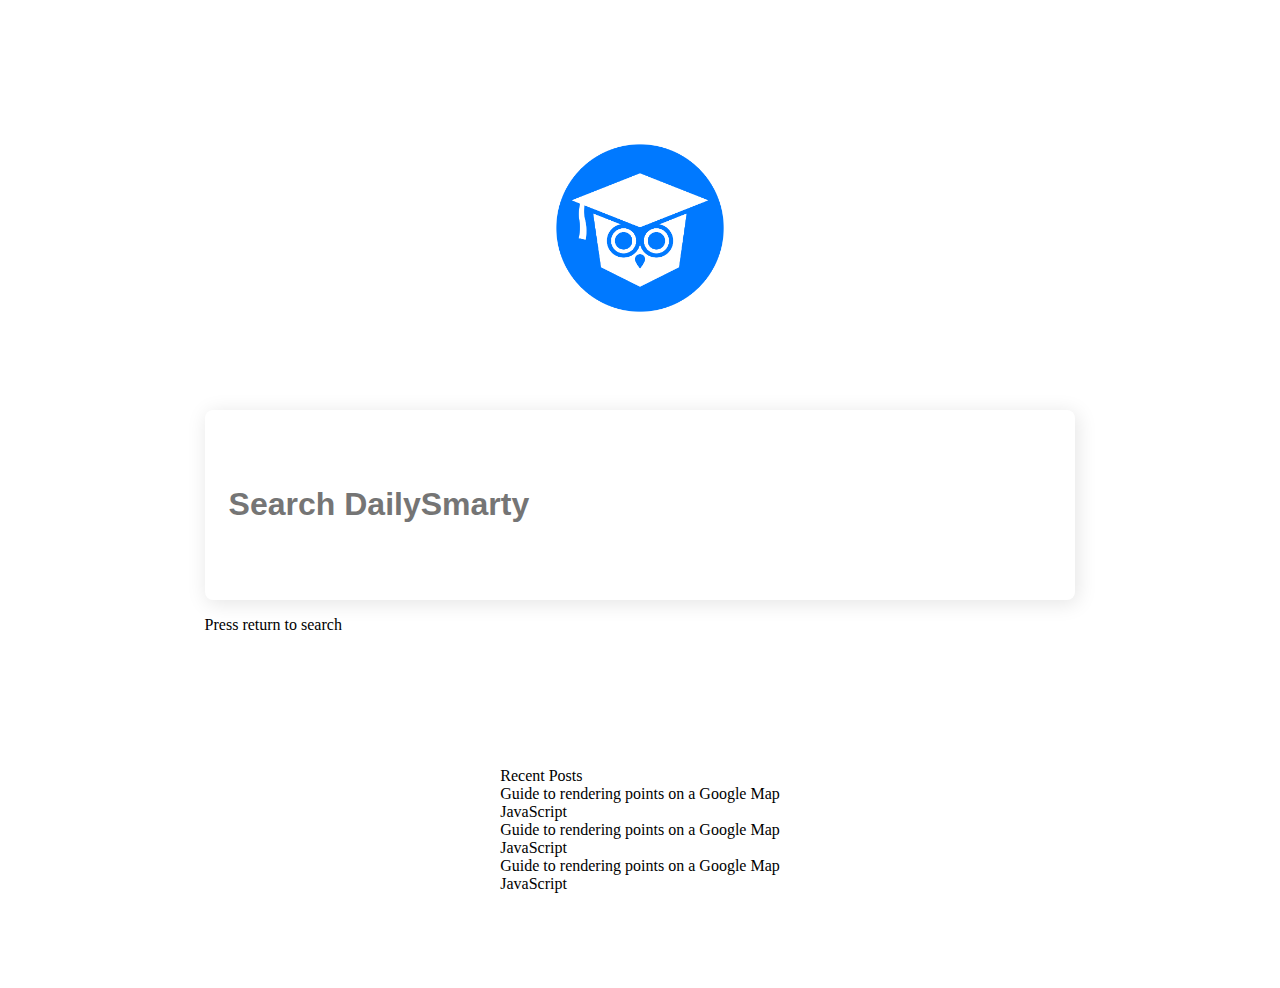
<file: index.html>
<!DOCTYPE html>
<html>

<head>
    <meta charset="utf-8" />
    <meta http-equiv="X-UA-Compatible" content="IE=edge">
    <title>Front End Search Implementation</title>
    <meta name="viewport" content="width=device-width, initial-scale=1">
    <link rel="stylesheet" type="text/css" media="screen" href="main.css" />
</head>

<body>
    <div class="container">
        <div class="homepage-logo">
            <img src="images/ds_circle_logo.png" alt="">
        </div>

        <div class="homepage-search-bar">
            <input type="text" placeholder="Search DailySmarty">
            <p>Press return to search</p>
        </div>
        

        <div class="recent-posts-wrapper">
            <div class="recent-posts-heading">
                Recent Posts
            </div>

            <div class="recent-posts">
                <div class="recent-post">
                    <div class="recent-post-title">
                        Guide to rendering points on a Google Map
                    </div>
                    <div class="recent-post-category">
                        JavaScript
                    </div>
                </div>
            
                <div class="recent-post">
                    <div class="recent-post-title">
                        Guide to rendering points on a Google Map
                    </div>
                    <div class="recent-post-category">
                        JavaScript
                    </div>
                </div>

                <div class="recent-post">
                    <div class="recent-post-title">
                        Guide to rendering points on a Google Map
                    </div>
                    <div class="recent-post-category">
                        JavaScript
                    </div>
                </div>
            </div>
        </div>
    </div>
</body>

</html>
</file>
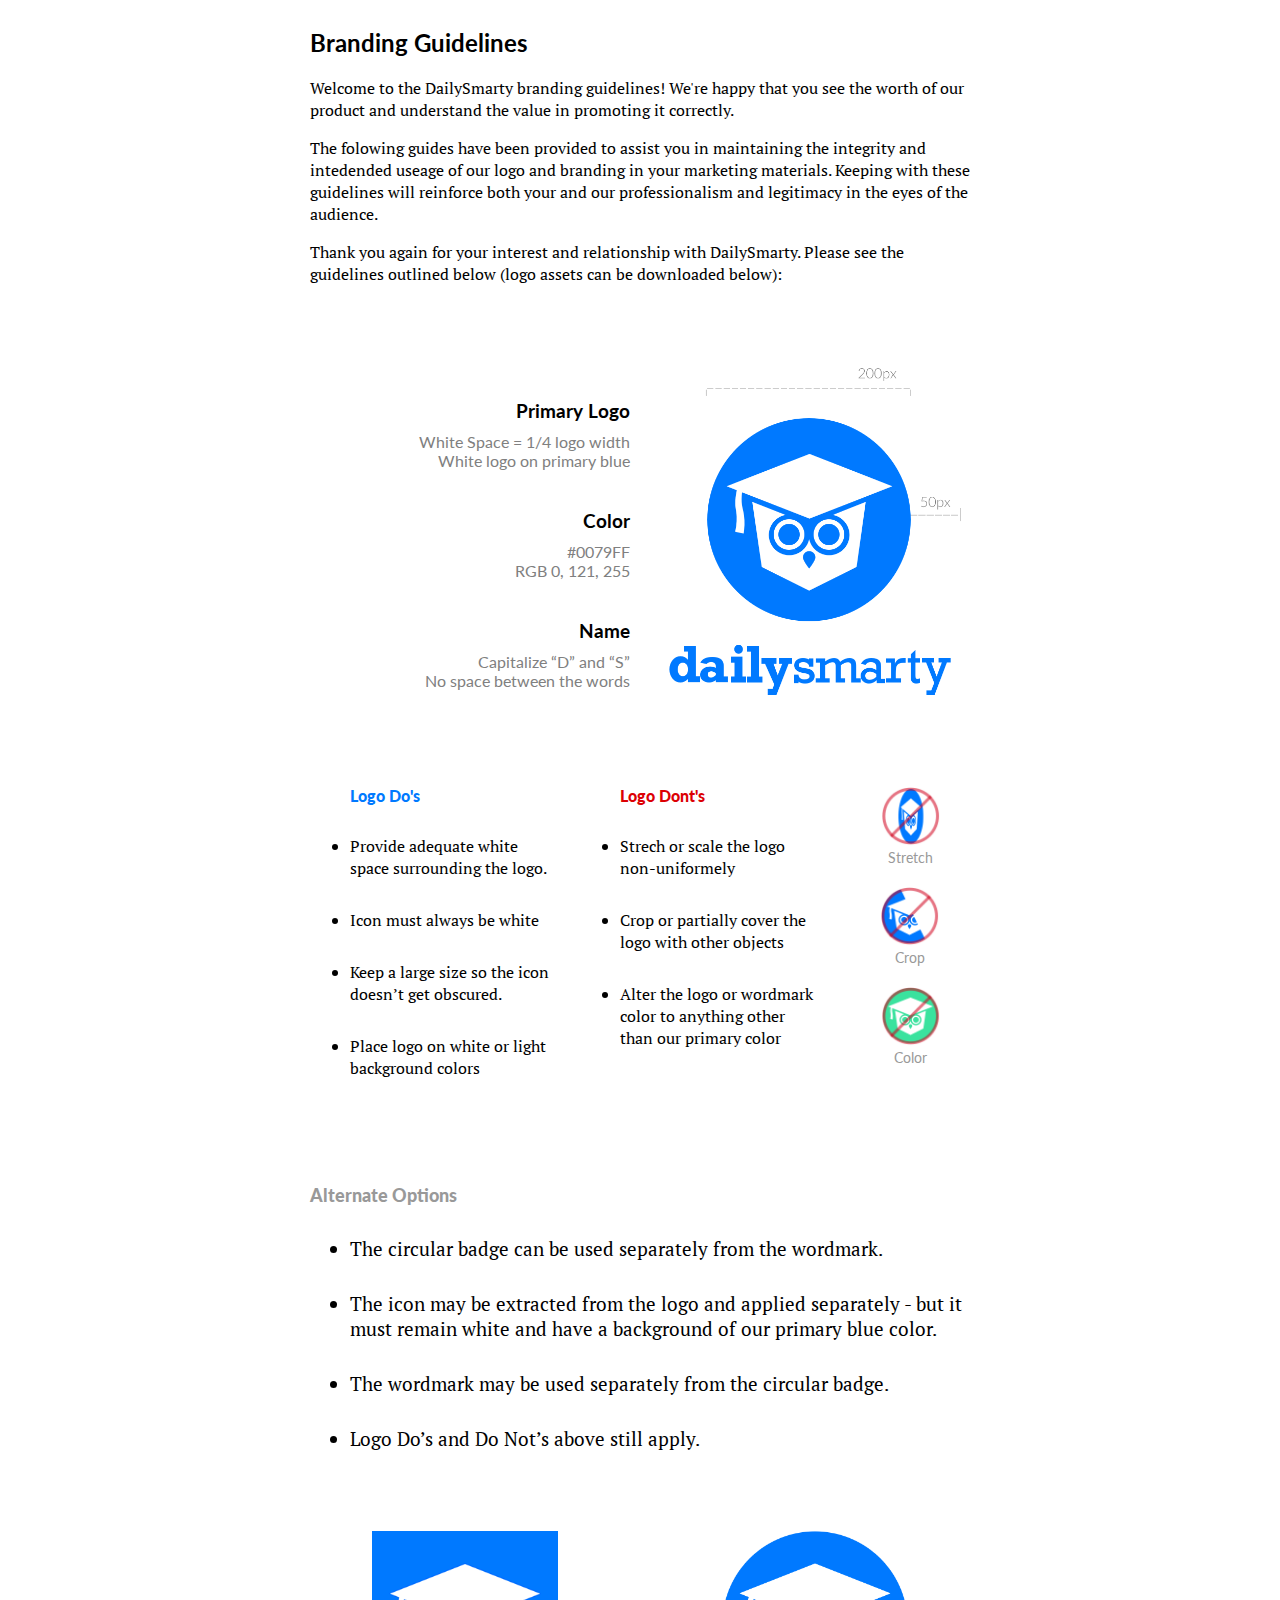
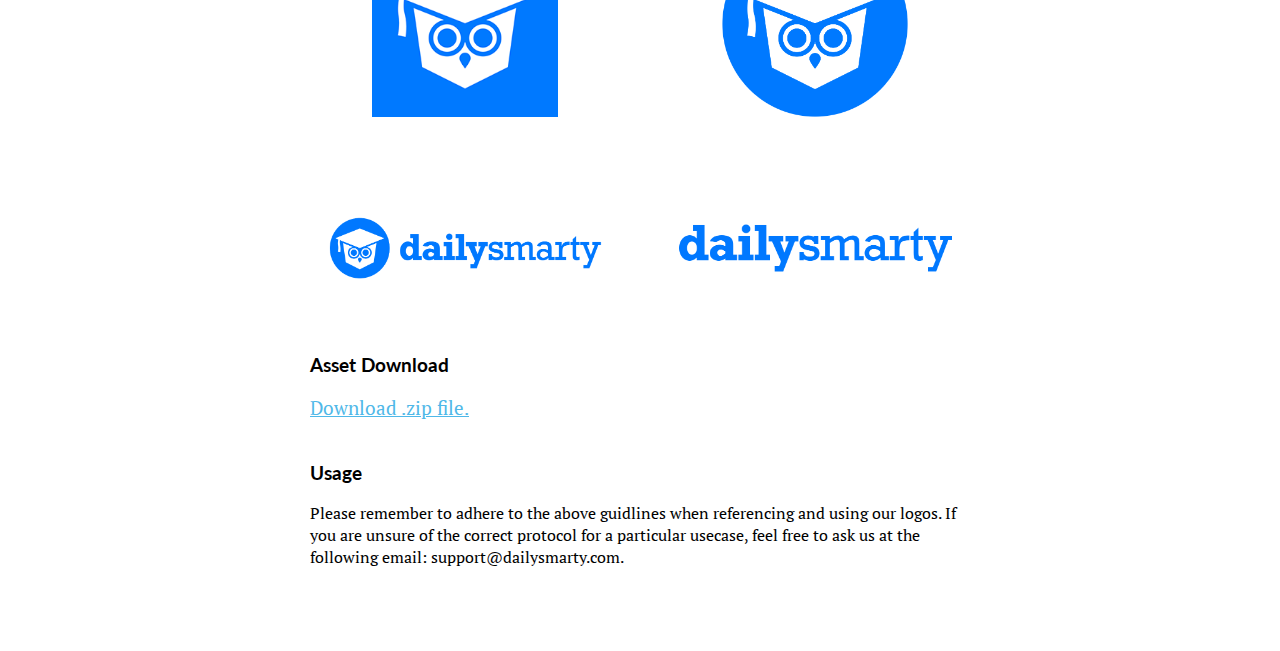
<file: Intro to CSS/index.html>
<!DOCTYPE html>
<html lang='en'>

<head>
    <meta charset='UTF-8'>
    <title>CSS Grid</title>
    <link href="https://fonts.googleapis.com/css?family=Lato" rel="stylesheet">
    <link href="https://fonts.googleapis.com/css?family=PT+Serif" rel="stylesheet">

    <style>
        body {
            font-family: 'Lato', sans-serif;
            background-color: #ffffff;
        }

        p,
        li {
            font-family: 'PT Serif', serif;
        }

        .container {
            display: flex;
            justify-content: center;
        }

        .content-wrapper {
            width: 660px;
        }

        .style-details {
            display: grid;
            grid-template-columns: 1fr 1fr;
            grid-gap: 20px;
            margin-top: 75px;
            margin-bottom: 75px;
        }

        .style-details-text {
            text-align: right;
        }

        .style-details-text div {
            color: #808080;
            font-weight: normal;
        }

        .style-details-text h3 {
            margin-top: 40px;
            margin-bottom: 10px;
        }

        /* when inside of a css grid container, calling a width of 100%
            means that the image will take up 100% of the grid column width */
        .style-details-logo img {
            width: 100%;
        }

        .dos_donts_wrapper {
            margin-top: 75px;
            margin-bottom: 75px;
            display: grid;
            grid-template-columns: 2fr 2fr 1fr;
            gap: 30px;
        }

        /* using text align to center the images in the column */
        .dont_image_box {
            text-align: center;
            margin-bottom: 20px;
        }

        .dont_image_box img {
            width: 50%;
        }

        .dont_image_box {
            color: #999999;
            font-size: 14px;
        }

        .dos_donts_heading {
            font-weight: 900;
            margin-bottom: 20px;
            margin-left: 40px;
        }

        .blue_text {
            color: #0079ff;
        }

        .red_text {
            color: #dc0004;
        }

        .dos_donts_list li {
            margin-top: 30px;
            margin-bottom: 30px;
            font-size: 16px;
        }

        .alternate_options_wrapper {
            margin-top: 75px;
            margin-bottom: 75px;
        }

        .alternate_options_wrapper h3 {
            color: #999999;
            font-size: 18px;
            font-weight: 900;
        }

        .alternate_options_wrapper li {
            margin-top: 30px;
            margin-bottom: 30px;
            font-size: 19px;
        }

        .alternate_options_images {
            margin-top: 80px;
            display: grid;
            grid-template-columns: repeat(2, 1fr);
            justify-items: center;
            /* first number in gap is the row gap, second number is column gap */
            gap: 100px 40px;
        }

        .image_logos {
            width: 60%;
        }

        .text_logos {
            width: 90%;
        }

        .additional_branding_details {
            margin-top: 75px;
            margin-bottom: 75px;
        }

        .additional_branding_details a {
            color: #4fb8e8;
            font-size: 19px;
        }

        .additional_branding_details p {
            margin-bottom: 42px;
        }

        @media (max-width: 48em) {

            .style-details,
            .dos_donts_wrapper {
                grid-template-columns: 1fr;
                gap: 50px;
            }

            .style-details-text {
                text-align: center;
            }
        }
    </style>
</head>

<body>
    <div class="container">
        <div class="content-wrapper">

            <h2> Branding Guidelines</h2>

            <p>Welcome to the DailySmarty branding guidelines! We're happy that you see the worth of our product and
                understand the value in promoting it correctly.</p>

            <p>The folowing guides have been provided to assist you in maintaining the integrity and intedended useage
                of our logo and branding in your marketing materials. Keeping with these guidelines will reinforce both
                your and our professionalism and legitimacy in the eyes of the audience.</p>

            <p>Thank you again for your interest and relationship with DailySmarty. Please see the guidelines outlined
                below (logo assets can be downloaded below):</p>

            <div class="style-details">
                <div class="style-details-text">
                    <h3>Primary Logo</h3>
                    <div>White Space = 1/4 logo width</div>
                    <div>White logo on primary blue</div>

                    <h3> Color</h3>
                    <div>#0079FF</div>
                    <div>RGB 0, 121, 255</div>

                    <h3>Name</h3>
                    <div>Capitalize “D” and “S”</div>
                    <div>No space between the words</div>
                </div>

                <div class="style-details-logo">
                    <img src="images/logo-with-margin.png" alt="logo">
                </div>
            </div>

            <div class="dos_donts_wrapper">
                <div class="dos_donts_list">
                    <!-- notice that two classes are being called in the same div. They are called individually in the style section above -->
                    <div class="dos_donts_heading blue_text">
                        Logo Do's
                    </div>
                    <!-- type in ul>li*X and emmet will generate a list with X number of items -->
                    <ul>
                        <li>Provide adequate white space surrounding the logo.</li>
                        <li>Icon must always be white</li>
                        <li>Keep a large size so the icon doesn’t get obscured.</li>
                        <li>Place logo on white or light background colors</li>
                    </ul>

                </div>

                <div class="dos_donts_list">
                    <!-- notice that two classes are being called in the same div. They are called individually in the style section above -->
                    <div class="dos_donts_heading red_text">
                        Logo Dont's
                    </div>

                    <ul>
                        <li>Strech or scale the logo non-uniformely</li>
                        <li>Crop or partially cover the logo with other objects</li>
                        <li>Alter the logo or wordmark color to anything other than our primary color</li>
                    </ul>

                </div>

                <div class="donts_images">
                    <div class="dont_image_box">
                        <img src="images/dont_stretch.png" alt="">
                        <div>Stretch</div>
                    </div>

                    <div class="dont_image_box">
                        <img src="images/dont_crop.png" alt="">
                        <div>Crop</div>
                    </div>

                    <div class="dont_image_box">
                        <img src="images/dont_color.png" alt="">
                        <div>Color</div>
                    </div>
                </div>
            </div>

            <div class="alternate_options_wrapper">
                <h3>Alternate Options</h3>
                <ul>
                    <li>The circular badge can be used separately from the wordmark.</li>
                    <li>The icon may be extracted from the logo and applied separately - but it must remain white and
                        have a background of our primary blue color.</li>
                    <li>The wordmark may be used separately from the circular badge.</li>
                    <li>Logo Do’s and Do Not’s above still apply.</li>
                </ul>

                <div class="alternate_options_images">
                    <img class="image_logos" src="images/ds_square_logo.png" alt="">
                    <img class="image_logos" src="images/ds_circle_logo.png" alt="">
                    <img class="text_logos" src="images/ds_icon_text_logo.png" alt="">
                    <img class="text_logos" src="images/ds_text_logo.png" alt="">
                </div>
            </div>

            <div class="additional_branding_details">
                <h3>Asset Download</h3>
                <p>
                    <a href="#">Download .zip file.</a>
                </p>
                <h3>Usage</h3>
                <p>
                    Please remember to adhere to the above guidlines when referencing and using our logos. If you are
                    unsure of the correct protocol for a particular usecase, feel free to ask us at the following email:
                    support@dailysmarty.com.
                </p>
            </div>
        </div>

    </div>
</body>

</html>
</file>
<file: main.css>
.container {
    display: grid;

    grid-template-rows: repeat(auto-fit, minmax(100px, 1fr));
    grid-template-columns: 1fr 1fr 1fr;

    /* em	Relative to the font-size of the element (2em means 2 times the size of the current font) */
    margin-top: 5em;
    justify-items: center;
    align-items: center;

    height: 100vh;
}

.homepage-logo {
    /* notice that these arguments specify where the logo image container should display */
    grid-column: 2;
    grid-row: 1;
}

.homepage-logo img {
    /* rem	Relative to font-size of the root element */
    width: 10.5rem;
}

.homepage-search-bar {
    grid-column: 1/-1;
    grid-row: 2;
}

.homepage-search-bar input {
    width: 66vw;
    height: 11.8rem;
    padding-left: 0.75em;
}

.homepage-search-bar input[type="text"] {
    font-size: 2em;
    font-family: Arial, Helvetica, sans-serif;
    font-weight: 600;
    color: #585858;
    box-shadow: 2px 3px 20px 1px rgba(0,0,0,0.1);
    border: 0px solid transparent;
    border-radius: 0.5rem;
}

.homepage-search-bar input[type="text"]:focus {
    outline: none;
    box-shadow: 2px 3px 20px 1px rgba(0,0,0,0.3);
}

.recent-posts-wrapper {
    grid-column: 1/-1;
    grid-row: 3;
}
</file>
